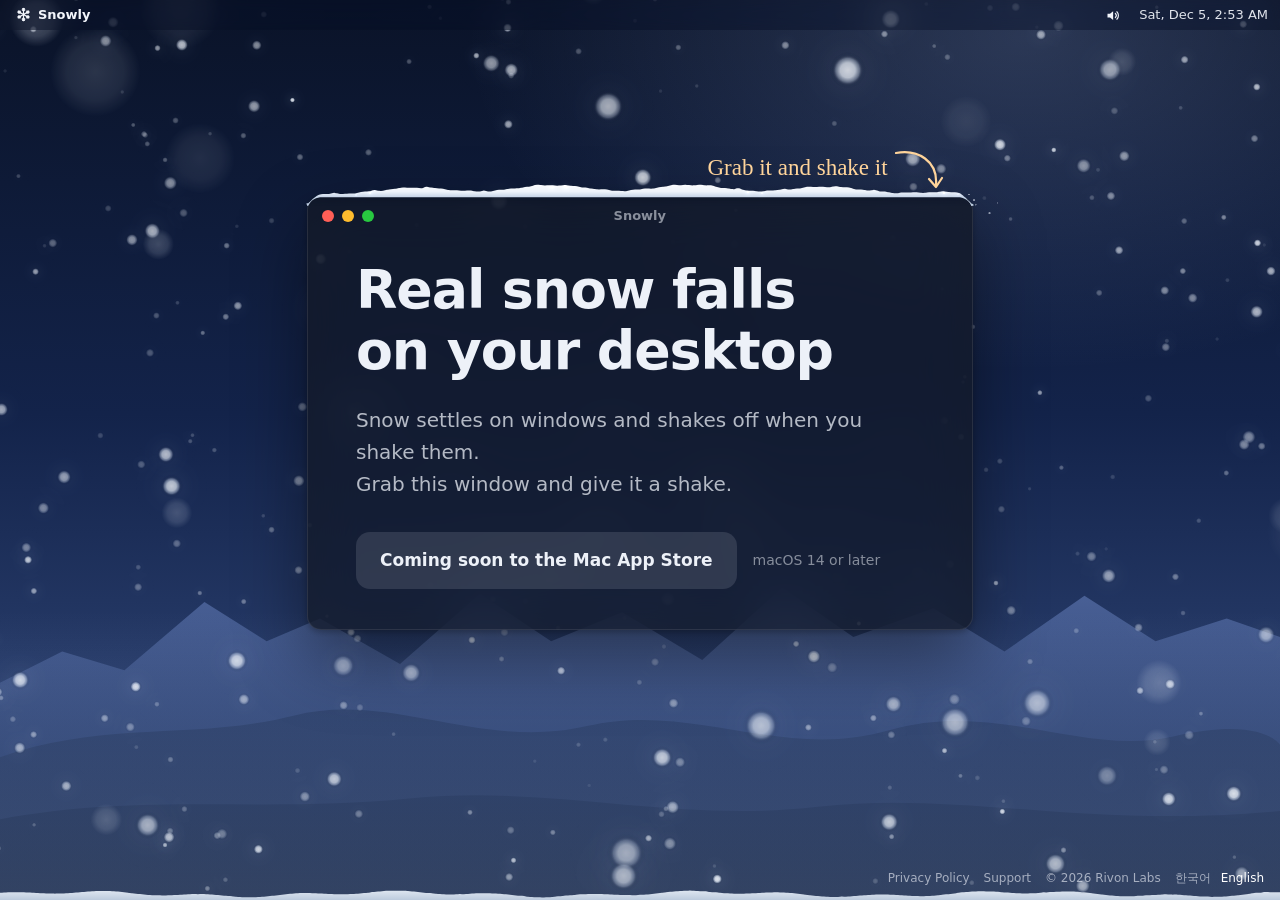
<file: index.html>
<!doctype html><html lang=en data-base=/ data-published="ko en"><head><meta charset=utf-8><meta name=viewport content="width=device-width,initial-scale=1"><title>Snowly</title><link rel=alternate hreflang=ko href=https://snowly.rivonlabs.com/ko/><link rel=alternate hreflang=en href=https://snowly.rivonlabs.com/en/><link rel=alternate hreflang=x-default href=https://snowly.rivonlabs.com/><script src=/js/root.21e0d8776e43e7836d5ceed99b03ba5d11dea4f66e1f166483645dc21e4184f2.js defer></script></head><body><noscript><ul><li><a href=/ko/ lang=ko hreflang=ko>한국어</a></li><li><a href=/en/ lang=en hreflang=en>English</a></li></ul></noscript></body></html>
</file>
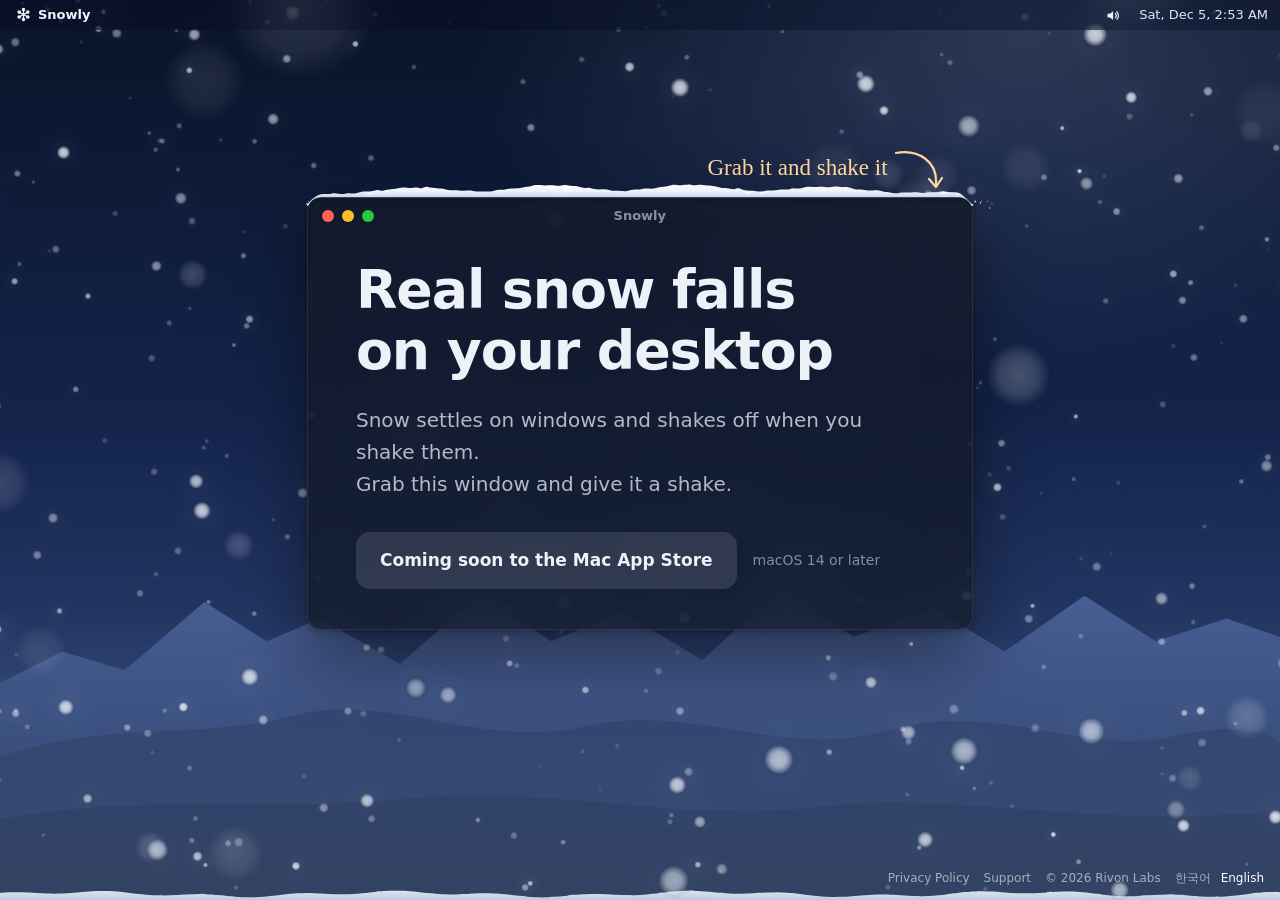
<file: en/index.html>
<!doctype html><html lang=en><head><meta name=generator content="Hugo 0.165.0"><meta charset=utf-8><meta name=viewport content="width=device-width,initial-scale=1"><script async src="https://www.googletagmanager.com/gtag/js?id=G-TTN3RWV16Y"></script><script>var doNotTrack=!1,dnt=navigator.doNotTrack||window.doNotTrack||navigator.msDoNotTrack,doNotTrack=dnt=="1"||dnt=="yes";if(!doNotTrack){window.dataLayer=window.dataLayer||[];function gtag(){dataLayer.push(arguments)}gtag("js",new Date),gtag("config","G-TTN3RWV16Y")}</script><title>Snowly · Real snow falls on your desktop</title><meta name=description content="Snowly is a Mac menu bar app that lets real snow fall on your desktop, settle on your windows, and shake off when you shake them."><link rel=stylesheet href=/css/base.min.a224331512f1ca3d143c7d6c4660a1f0ac7e7a7484c6b2b950ca95cb5cc25eda.css><link rel=alternate hreflang=ko href=https://snowly.rivonlabs.com/ko/><link rel=alternate hreflang=en href=https://snowly.rivonlabs.com/en/><link rel=alternate hreflang=x-default href=https://snowly.rivonlabs.com/><link rel=icon type=image/png sizes=32x32 href=/favicon-32.png><link rel=apple-touch-icon href=/apple-touch-icon.png><link rel=stylesheet href=/css/home.min.26d353edd1120506bb9bfbbce48b29d1c047aef79805104ebb5f57b5ed80e1e5.css></head><body><canvas class=snow id=snowBack role=img aria-label="Snow falling on a Mac desktop"></canvas>
<canvas class=snow id=snowFront aria-hidden=true></canvas><div class=desk id=desk><svg class="ridges" viewBox="0 0 1440 400" preserveAspectRatio="none" aria-hidden="true"><defs><linearGradient id="rg1" x1="0" y1="0" x2="0" y2="1"><stop offset="0" stop-color="#4a6197"/><stop offset=".55" stop-color="#2c4170"/><stop offset="1" stop-color="#22365f"/></linearGradient><linearGradient id="rg2" x1="0" y1="0" x2="0" y2="1"><stop offset="0" stop-color="#2a3e69"/><stop offset="1" stop-color="#1c2d52"/></linearGradient><linearGradient id="rg3" x1="0" y1="0" x2="0" y2="1"><stop offset="0" stop-color="#1d2f55"/><stop offset="1" stop-color="#14223f"/></linearGradient><linearGradient id="mist" x1="0" y1="0" x2="0" y2="1"><stop offset="0" stop-color="#9fb6e0" stop-opacity="0"/><stop offset="1" stop-color="#9fb6e0" stop-opacity=".22"/></linearGradient></defs><path d="M0 190l70-30 70 18 90-66 70 38 60-22 90 44 90-68 80 46 80-28 90 46 90-70 80 48 90-28 80 42 90-54 80 44 80-22 60 18V4e2H0z" fill="url(#rg1)"/><path d="M0 262c120-36 220-16 330-40s210 34 330 10 220 34 340 4 220 26 320 6 120 8 120 8V4e2H0z" fill="url(#rg2)"/><path d="M0 322c160-26 3e2-6 460-20s3e2 24 460 8 3e2 22 520 4v86H0z" fill="url(#rg3)"/><rect x="0" y="120" width="1440" height="280" fill="url(#mist)"/></svg><header class=menubar><a class=brand href=/en/ aria-label="Snowly home"><span data-flake=15></span>Snowly</a><div class=right><button class=mb-btn id=mbSound type=button aria-pressed=false aria-label="Turn Sound On"><svg width="15" height="15" viewBox="0 0 24 24" aria-hidden="true"><path d="M4 9h4l5-4v14l-5-4H4z" fill="currentColor"/><path d="M16.5 8.5a5 5 0 010 7M19 6a8.5 8.5.0 010 12" fill="none" stroke="currentColor" stroke-width="1.8" stroke-linecap="round"/></svg></button>
<span class=clock id=clock></span></div></header><main class=win id=winMain aria-labelledby=heroTitle><div class=hint id=hint aria-hidden=true><span>Grab it and shake it</span>
<svg width="54" height="46" viewBox="0 0 54 46"><path d="M4 6c22-4 42 8 40 32" fill="none" stroke="currentColor" stroke-width="2.2" stroke-linecap="round"/><path d="M37 32l7 8 6-9" fill="none" stroke="currentColor" stroke-width="2.2" stroke-linecap="round" stroke-linejoin="round"/></svg></div><div class=titlebar tabindex=0 role=button aria-label="Shake window"><div class=lights aria-hidden=true><i></i><i></i><i></i></div><div class=wtitle>Snowly</div></div><div class=body><h1 id=heroTitle>Real snow falls<br>on your desktop</h1><p class=lede>Snow settles on windows and shakes off when you shake them.<br>Grab this window and give it a shake.</p><div class=cta-row><span class="btn-store is-soon" aria-disabled=true>Coming soon to the Mac App Store</span>
<span class=meta>macOS 14 or later</span></div></div></main><canvas class="floor desk-floor" id=deskFloor aria-hidden=true></canvas><div class=legal><nav aria-label="Legal and support"><a href=/en/privacy/>Privacy Policy</a><a href=/en/support/>Support</a></nav><span>© 2026 Rivon Labs</span><nav class=lang-switch aria-label=Language><ul><li><a href=/ko/ lang=ko hreflang=ko>한국어</a></li><li><a href=/en/ lang=en hreflang=en aria-current=true>English</a></li></ul></nav></div></div><script type=application/json id=strings>{"commonSoundOff":"Turn Sound Off","commonSoundOn":"Turn Sound On","locale":"en"}</script><script src=/js/home.9907d6829fc6daf063fcc1c8a9565a2b890af9b98ecd643ee932a2f63ca504f7.js></script></body></html>
</file>
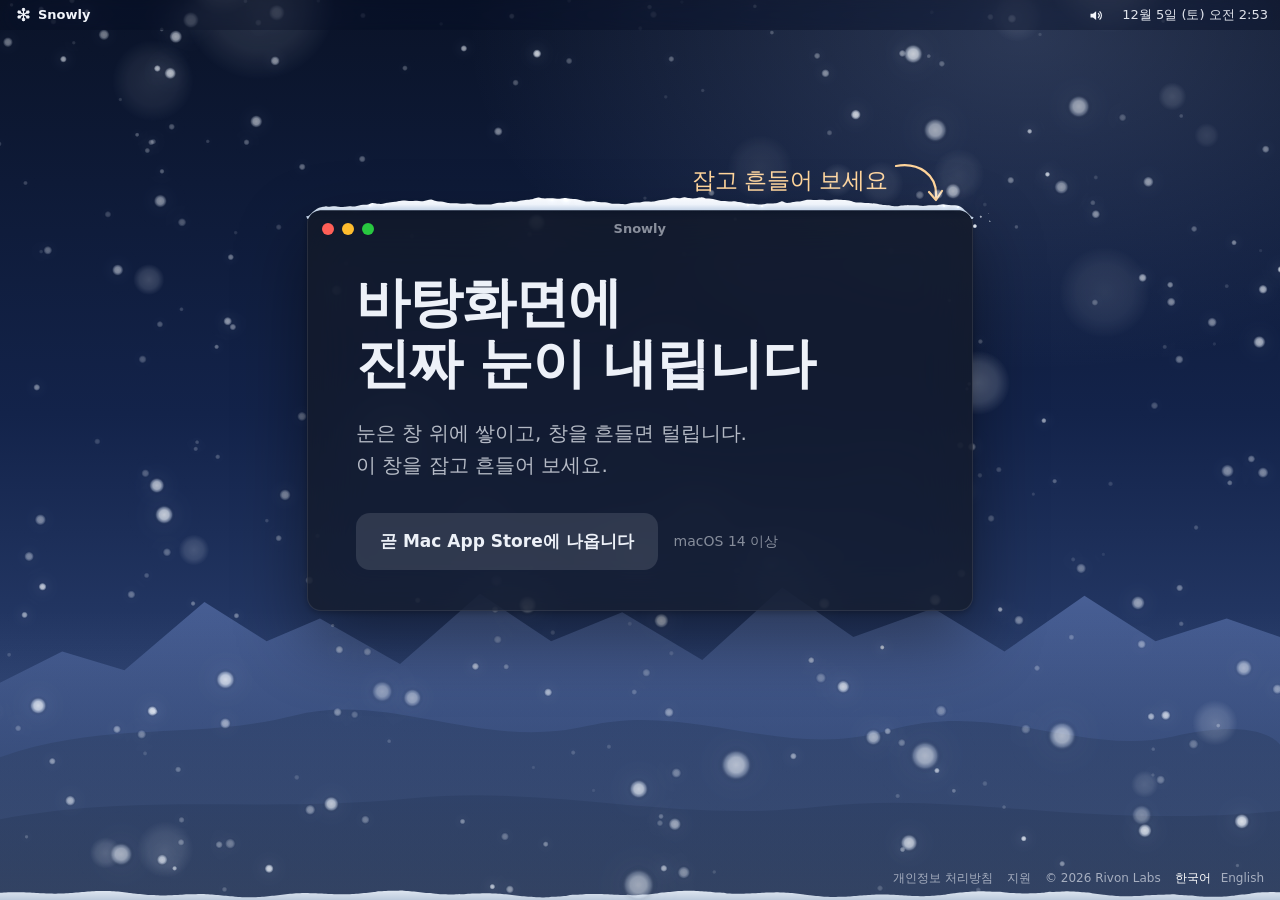
<file: ko/index.html>
<!doctype html><html lang=ko><head><meta name=generator content="Hugo 0.165.0"><meta charset=utf-8><meta name=viewport content="width=device-width,initial-scale=1"><script async src="https://www.googletagmanager.com/gtag/js?id=G-TTN3RWV16Y"></script><script>var doNotTrack=!1,dnt=navigator.doNotTrack||window.doNotTrack||navigator.msDoNotTrack,doNotTrack=dnt=="1"||dnt=="yes";if(!doNotTrack){window.dataLayer=window.dataLayer||[];function gtag(){dataLayer.push(arguments)}gtag("js",new Date),gtag("config","G-TTN3RWV16Y")}</script><title>Snowly · 바탕화면에 진짜 눈이 내립니다</title><meta name=description content="Snowly는 바탕화면에 진짜 눈을 내려 창 위에 쌓이게 하고, 창을 흔들면 그 눈이 털리는 Mac 메뉴 막대 앱입니다."><link rel=stylesheet href=/css/base.min.a224331512f1ca3d143c7d6c4660a1f0ac7e7a7484c6b2b950ca95cb5cc25eda.css><link rel=alternate hreflang=ko href=https://snowly.rivonlabs.com/ko/><link rel=alternate hreflang=en href=https://snowly.rivonlabs.com/en/><link rel=alternate hreflang=x-default href=https://snowly.rivonlabs.com/><link rel=icon type=image/png sizes=32x32 href=/favicon-32.png><link rel=apple-touch-icon href=/apple-touch-icon.png><link rel=stylesheet href=/css/home.min.26d353edd1120506bb9bfbbce48b29d1c047aef79805104ebb5f57b5ed80e1e5.css></head><body><canvas class=snow id=snowBack role=img aria-label="눈이 내리는 Mac 바탕화면"></canvas>
<canvas class=snow id=snowFront aria-hidden=true></canvas><div class=desk id=desk><svg class="ridges" viewBox="0 0 1440 400" preserveAspectRatio="none" aria-hidden="true"><defs><linearGradient id="rg1" x1="0" y1="0" x2="0" y2="1"><stop offset="0" stop-color="#4a6197"/><stop offset=".55" stop-color="#2c4170"/><stop offset="1" stop-color="#22365f"/></linearGradient><linearGradient id="rg2" x1="0" y1="0" x2="0" y2="1"><stop offset="0" stop-color="#2a3e69"/><stop offset="1" stop-color="#1c2d52"/></linearGradient><linearGradient id="rg3" x1="0" y1="0" x2="0" y2="1"><stop offset="0" stop-color="#1d2f55"/><stop offset="1" stop-color="#14223f"/></linearGradient><linearGradient id="mist" x1="0" y1="0" x2="0" y2="1"><stop offset="0" stop-color="#9fb6e0" stop-opacity="0"/><stop offset="1" stop-color="#9fb6e0" stop-opacity=".22"/></linearGradient></defs><path d="M0 190l70-30 70 18 90-66 70 38 60-22 90 44 90-68 80 46 80-28 90 46 90-70 80 48 90-28 80 42 90-54 80 44 80-22 60 18V4e2H0z" fill="url(#rg1)"/><path d="M0 262c120-36 220-16 330-40s210 34 330 10 220 34 340 4 220 26 320 6 120 8 120 8V4e2H0z" fill="url(#rg2)"/><path d="M0 322c160-26 3e2-6 460-20s3e2 24 460 8 3e2 22 520 4v86H0z" fill="url(#rg3)"/><rect x="0" y="120" width="1440" height="280" fill="url(#mist)"/></svg><header class=menubar><a class=brand href=/ko/ aria-label="Snowly 처음으로"><span data-flake=15></span>Snowly</a><div class=right><button class=mb-btn id=mbSound type=button aria-pressed=false aria-label="소리 켜기"><svg width="15" height="15" viewBox="0 0 24 24" aria-hidden="true"><path d="M4 9h4l5-4v14l-5-4H4z" fill="currentColor"/><path d="M16.5 8.5a5 5 0 010 7M19 6a8.5 8.5.0 010 12" fill="none" stroke="currentColor" stroke-width="1.8" stroke-linecap="round"/></svg></button>
<span class=clock id=clock></span></div></header><main class=win id=winMain aria-labelledby=heroTitle><div class=hint id=hint aria-hidden=true><span>잡고 흔들어 보세요</span>
<svg width="54" height="46" viewBox="0 0 54 46"><path d="M4 6c22-4 42 8 40 32" fill="none" stroke="currentColor" stroke-width="2.2" stroke-linecap="round"/><path d="M37 32l7 8 6-9" fill="none" stroke="currentColor" stroke-width="2.2" stroke-linecap="round" stroke-linejoin="round"/></svg></div><div class=titlebar tabindex=0 role=button aria-label="창 흔들기"><div class=lights aria-hidden=true><i></i><i></i><i></i></div><div class=wtitle>Snowly</div></div><div class=body><h1 id=heroTitle>바탕화면에<br>진짜 눈이 내립니다</h1><p class=lede>눈은 창 위에 쌓이고, 창을 흔들면 털립니다.<br>이 창을 잡고 흔들어 보세요.</p><div class=cta-row><span class="btn-store is-soon" aria-disabled=true>곧 Mac App Store에 나옵니다</span>
<span class=meta>macOS 14 이상</span></div></div></main><canvas class="floor desk-floor" id=deskFloor aria-hidden=true></canvas><div class=legal><nav aria-label="법적 고지와 지원"><a href=/ko/privacy/>개인정보 처리방침</a><a href=/ko/support/>지원</a></nav><span>© 2026 Rivon Labs</span><nav class=lang-switch aria-label=언어><ul><li><a href=/ko/ lang=ko hreflang=ko aria-current=true>한국어</a></li><li><a href=/en/ lang=en hreflang=en>English</a></li></ul></nav></div></div><script type=application/json id=strings>{"commonSoundOff":"소리 끄기","commonSoundOn":"소리 켜기","locale":"ko"}</script><script src=/js/home.9907d6829fc6daf063fcc1c8a9565a2b890af9b98ecd643ee932a2f63ca504f7.js></script></body></html>
</file>
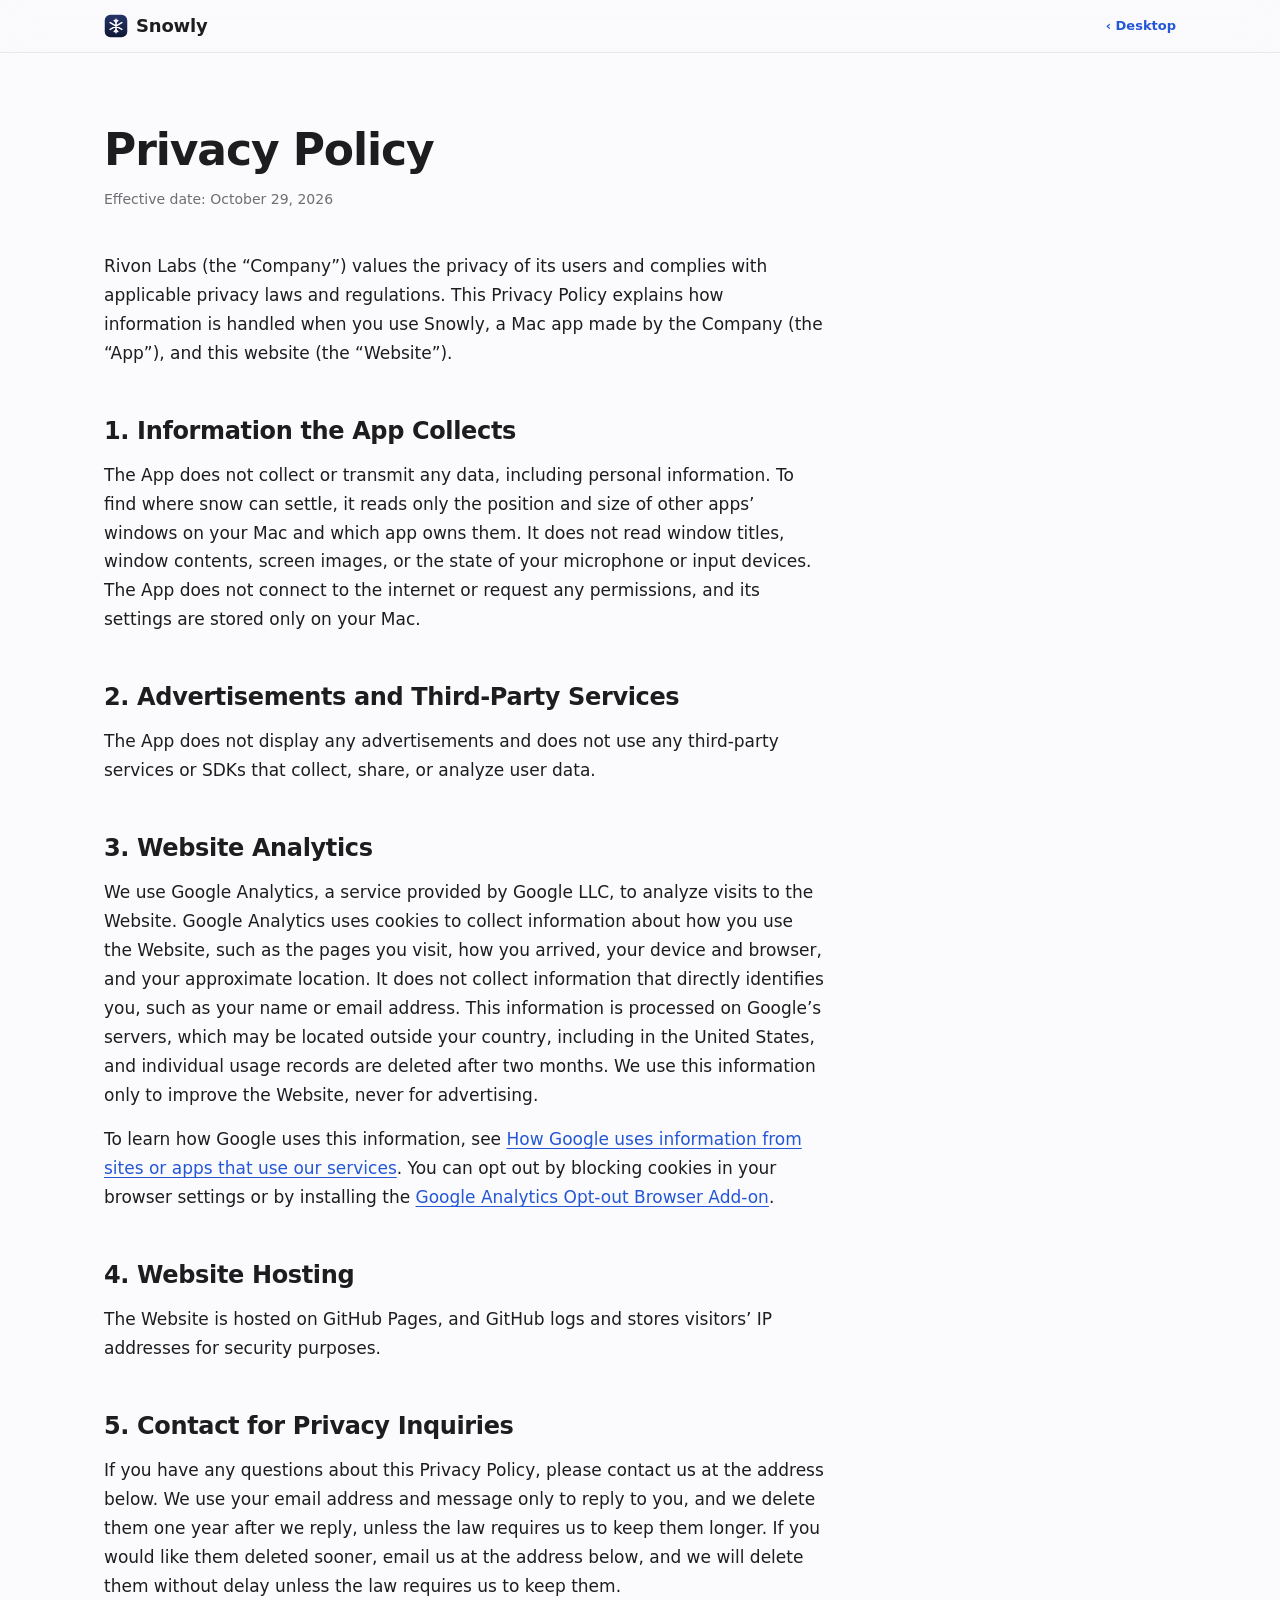
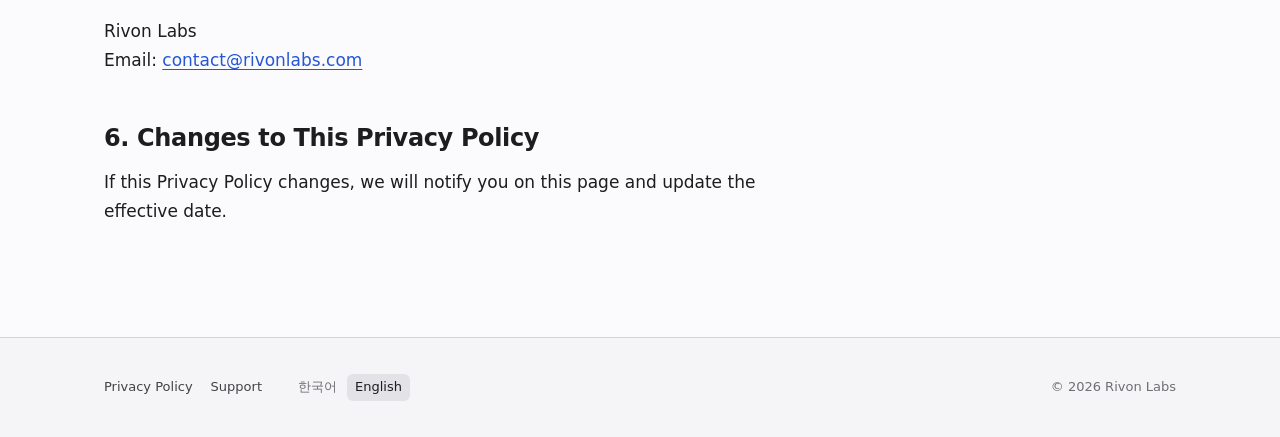
<file: en/privacy/index.html>
<!doctype html><html lang=en><head><meta charset=utf-8><meta name=viewport content="width=device-width,initial-scale=1"><script async src="https://www.googletagmanager.com/gtag/js?id=G-TTN3RWV16Y"></script><script>var doNotTrack=!1,dnt=navigator.doNotTrack||window.doNotTrack||navigator.msDoNotTrack,doNotTrack=dnt=="1"||dnt=="yes";if(!doNotTrack){window.dataLayer=window.dataLayer||[];function gtag(){dataLayer.push(arguments)}gtag("js",new Date),gtag("config","G-TTN3RWV16Y")}</script><title>Snowly · Privacy Policy</title><meta name=description content="What information the Snowly app and this website read and store, and how to contact us."><link rel=stylesheet href=/css/base.min.a224331512f1ca3d143c7d6c4660a1f0ac7e7a7484c6b2b950ca95cb5cc25eda.css><link rel=alternate hreflang=ko href=https://snowly.rivonlabs.com/ko/privacy/><link rel=alternate hreflang=en href=https://snowly.rivonlabs.com/en/privacy/><link rel=alternate hreflang=x-default href=https://snowly.rivonlabs.com/><link rel=icon type=image/png sizes=32x32 href=/favicon-32.png><link rel=apple-touch-icon href=/apple-touch-icon.png><meta name=color-scheme content="light"><link rel=stylesheet href=/css/doc.min.aa99181d270c7daff24fea0d1283df27e9ac8d150cdeff185be625ad5d44f78e.css></head><body class=light-page><a class=skip href=#main>Skip to main content</a><header class=topnav><div class=wrap><a class=brand href=/en/ aria-label="Snowly desktop (home page)"><svg viewBox="0 0 32 32" aria-hidden="true"><defs><linearGradient id="lgIcon" x1="0" y1="0" x2="0" y2="1"><stop offset="0" stop-color="#26346a"/><stop offset="1" stop-color="#0e1734"/></linearGradient></defs><rect x="1" y="1" width="30" height="30" rx="7.5" fill="url(#lgIcon)"/><g stroke="#fff" stroke-width="2" stroke-linecap="round" fill="none"><path d="M16 7v18M8.2 11.5l15.6 9m-15.6.0 15.6-9"/><path d="M13.6 8.6l2.4 2 2.4-2M13.6 23.4l2.4-2 2.4 2"/></g></svg>
Snowly</a><nav class=navlinks aria-label=Site><a class=back href=/en/>‹ Desktop</a></nav></div></header><main id=main class=doc><div class=wrap><article class=doc-body><h1>Privacy Policy</h1><p class=effective>Effective date: <time datetime=2026-10-29>October 29, 2026</time></p><p>Rivon Labs (the &ldquo;Company&rdquo;) values the privacy of its users and complies with applicable privacy laws and regulations. This Privacy Policy explains how information is handled when you use Snowly, a Mac app made by the Company (the &ldquo;App&rdquo;), and this website (the &ldquo;Website&rdquo;).</p><h2 id=1-information-the-app-collects>1. Information the App Collects</h2><p>The App does not collect or transmit any data, including personal information. To find where snow can settle, it reads only the position and size of other apps&rsquo; windows on your Mac and which app owns them. It does not read window titles, window contents, screen images, or the state of your microphone or input devices. The App does not connect to the internet or request any permissions, and its settings are stored only on your Mac.</p><h2 id=2-advertisements-and-third-party-services>2. Advertisements and Third-Party Services</h2><p>The App does not display any advertisements and does not use any third-party services or SDKs that collect, share, or analyze user data.</p><h2 id=3-website-analytics>3. Website Analytics</h2><p>We use Google Analytics, a service provided by Google LLC, to analyze visits to the Website. Google Analytics uses cookies to collect information about how you use the Website, such as the pages you visit, how you arrived, your device and browser, and your approximate location. It does not collect information that directly identifies you, such as your name or email address. This information is processed on Google&rsquo;s servers, which may be located outside your country, including in the United States, and individual usage records are deleted after two months. We use this information only to improve the Website, never for advertising.</p><p>To learn how Google uses this information, see <a href=https://policies.google.com/technologies/partner-sites>How Google uses information from sites or apps that use our services</a>. You can opt out by blocking cookies in your browser settings or by installing the <a href=https://tools.google.com/dlpage/gaoptout>Google Analytics Opt-out Browser Add-on</a>.</p><h2 id=4-website-hosting>4. Website Hosting</h2><p>The Website is hosted on GitHub Pages, and GitHub logs and stores visitors&rsquo; IP addresses for security purposes.</p><h2 id=5-contact-for-privacy-inquiries>5. Contact for Privacy Inquiries</h2><p>If you have any questions about this Privacy Policy, please contact us at the address below. We use your email address and message only to reply to you, and we delete them one year after we reply, unless the law requires us to keep them longer. If you would like them deleted sooner, email us at the address below, and we will delete them without delay unless the law requires us to keep them.</p><p>Rivon Labs<br>Email: <a href=mailto:contact@rivonlabs.com>contact@rivonlabs.com</a></p><h2 id=6-changes-to-this-privacy-policy>6. Changes to This Privacy Policy</h2><p>If this Privacy Policy changes, we will notify you on this page and update the effective date.</p></article></div></main><footer class=site-footer><div class=wrap><nav class=footer-links aria-label="Legal and support"><a href=/en/privacy/>Privacy Policy</a><a href=/en/support/>Support</a></nav><nav class=lang-switch aria-label=Language><ul><li><a href=/ko/privacy/ lang=ko hreflang=ko>한국어</a></li><li><a href=/en/privacy/ lang=en hreflang=en aria-current=true>English</a></li></ul></nav><span class=copy>© 2026 Rivon Labs</span></div></footer></body></html>
</file>
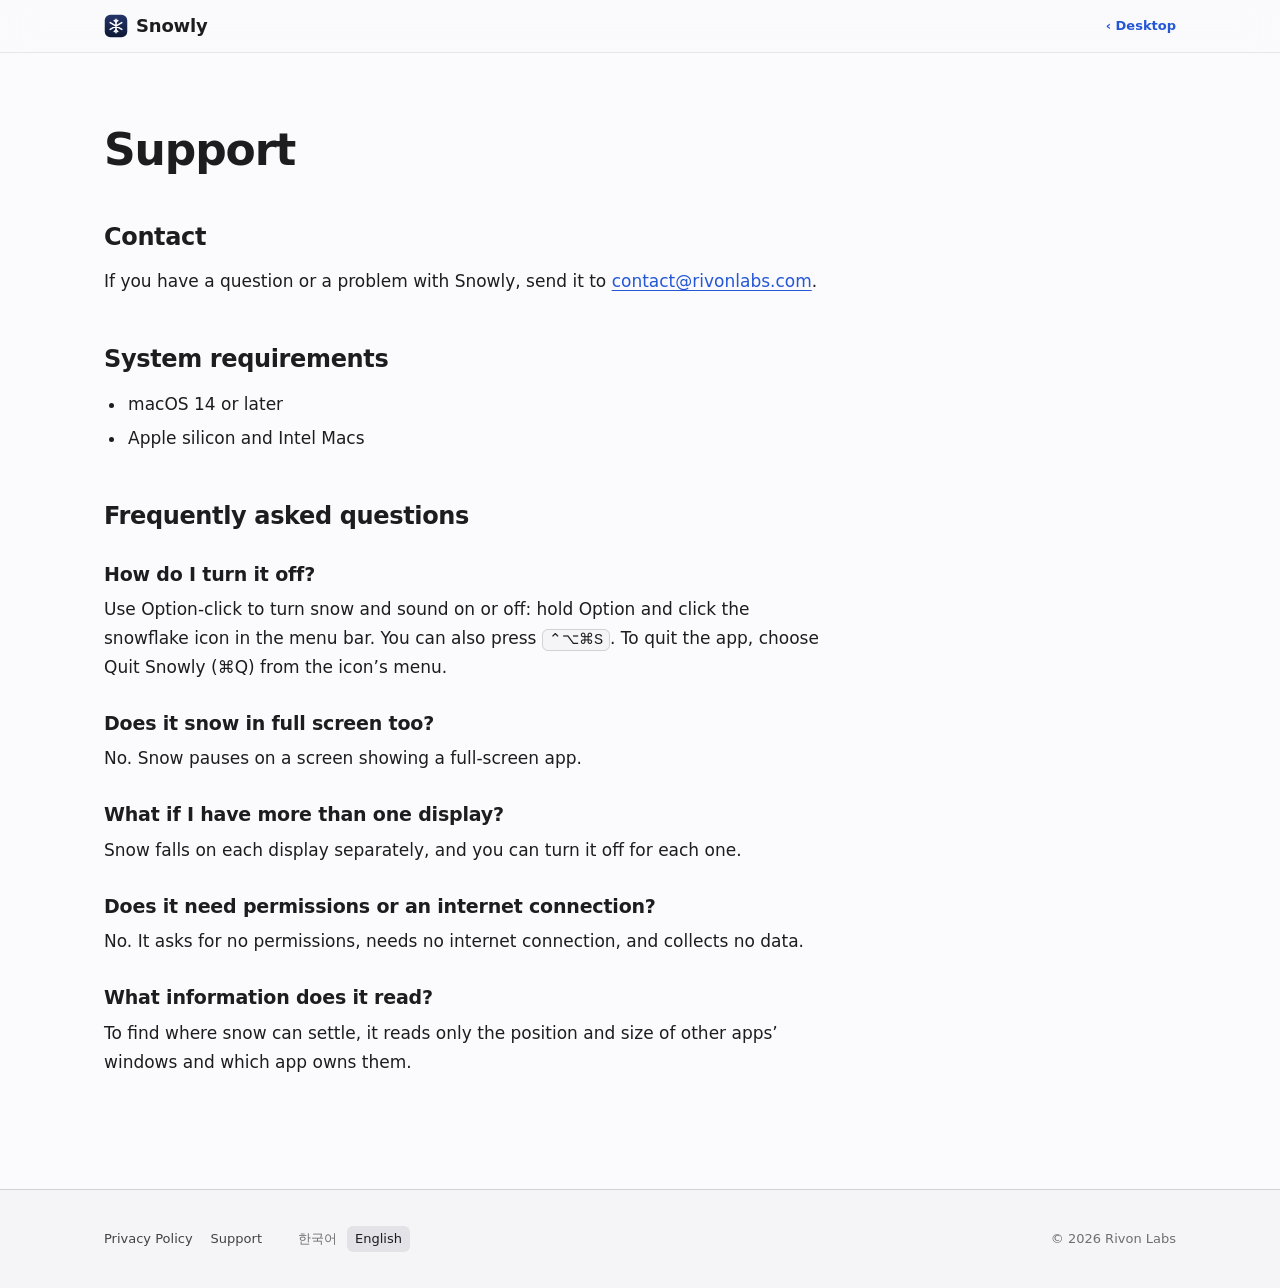
<file: en/support/index.html>
<!doctype html><html lang=en><head><meta charset=utf-8><meta name=viewport content="width=device-width,initial-scale=1"><script async src="https://www.googletagmanager.com/gtag/js?id=G-TTN3RWV16Y"></script><script>var doNotTrack=!1,dnt=navigator.doNotTrack||window.doNotTrack||navigator.msDoNotTrack,doNotTrack=dnt=="1"||dnt=="yes";if(!doNotTrack){window.dataLayer=window.dataLayer||[];function gtag(){dataLayer.push(arguments)}gtag("js",new Date),gtag("config","G-TTN3RWV16Y")}</script><title>Snowly · Support</title><meta name=description content="How to contact us about Snowly, its system requirements, and answers to common questions."><link rel=stylesheet href=/css/base.min.a224331512f1ca3d143c7d6c4660a1f0ac7e7a7484c6b2b950ca95cb5cc25eda.css><link rel=alternate hreflang=ko href=https://snowly.rivonlabs.com/ko/support/><link rel=alternate hreflang=en href=https://snowly.rivonlabs.com/en/support/><link rel=alternate hreflang=x-default href=https://snowly.rivonlabs.com/><link rel=icon type=image/png sizes=32x32 href=/favicon-32.png><link rel=apple-touch-icon href=/apple-touch-icon.png><meta name=color-scheme content="light"><link rel=stylesheet href=/css/doc.min.aa99181d270c7daff24fea0d1283df27e9ac8d150cdeff185be625ad5d44f78e.css></head><body class=light-page><a class=skip href=#main>Skip to main content</a><header class=topnav><div class=wrap><a class=brand href=/en/ aria-label="Snowly desktop (home page)"><svg viewBox="0 0 32 32" aria-hidden="true"><defs><linearGradient id="lgIcon" x1="0" y1="0" x2="0" y2="1"><stop offset="0" stop-color="#26346a"/><stop offset="1" stop-color="#0e1734"/></linearGradient></defs><rect x="1" y="1" width="30" height="30" rx="7.5" fill="url(#lgIcon)"/><g stroke="#fff" stroke-width="2" stroke-linecap="round" fill="none"><path d="M16 7v18M8.2 11.5l15.6 9m-15.6.0 15.6-9"/><path d="M13.6 8.6l2.4 2 2.4-2M13.6 23.4l2.4-2 2.4 2"/></g></svg>
Snowly</a><nav class=navlinks aria-label=Site><a class=back href=/en/>‹ Desktop</a></nav></div></header><main id=main class=doc><div class=wrap><article class=doc-body><h1>Support</h1><h2 id=contact>Contact</h2><p>If you have a question or a problem with Snowly, send it to <a href=mailto:contact@rivonlabs.com>contact@rivonlabs.com</a>.</p><h2 id=system-requirements>System requirements</h2><ul><li>macOS 14 or later</li><li>Apple silicon and Intel Macs</li></ul><h2 id=frequently-asked-questions>Frequently asked questions</h2><h3 id=how-do-i-turn-it-off>How do I turn it off?</h3><p>Use Option-click to turn snow and sound on or off: hold Option and click the snowflake icon in the menu bar. You can also press <code>⌃⌥⌘S</code>. To quit the app, choose Quit Snowly (⌘Q) from the icon’s menu.</p><h3 id=does-it-snow-in-full-screen-too>Does it snow in full screen too?</h3><p>No. Snow pauses on a screen showing a full-screen app.</p><h3 id=what-if-i-have-more-than-one-display>What if I have more than one display?</h3><p>Snow falls on each display separately, and you can turn it off for each one.</p><h3 id=does-it-need-permissions-or-an-internet-connection>Does it need permissions or an internet connection?</h3><p>No. It asks for no permissions, needs no internet connection, and collects no data.</p><h3 id=what-information-does-it-read>What information does it read?</h3><p>To find where snow can settle, it reads only the position and size of other apps’ windows and which app owns them.</p></article></div></main><footer class=site-footer><div class=wrap><nav class=footer-links aria-label="Legal and support"><a href=/en/privacy/>Privacy Policy</a><a href=/en/support/>Support</a></nav><nav class=lang-switch aria-label=Language><ul><li><a href=/ko/support/ lang=ko hreflang=ko>한국어</a></li><li><a href=/en/support/ lang=en hreflang=en aria-current=true>English</a></li></ul></nav><span class=copy>© 2026 Rivon Labs</span></div></footer></body></html>
</file>
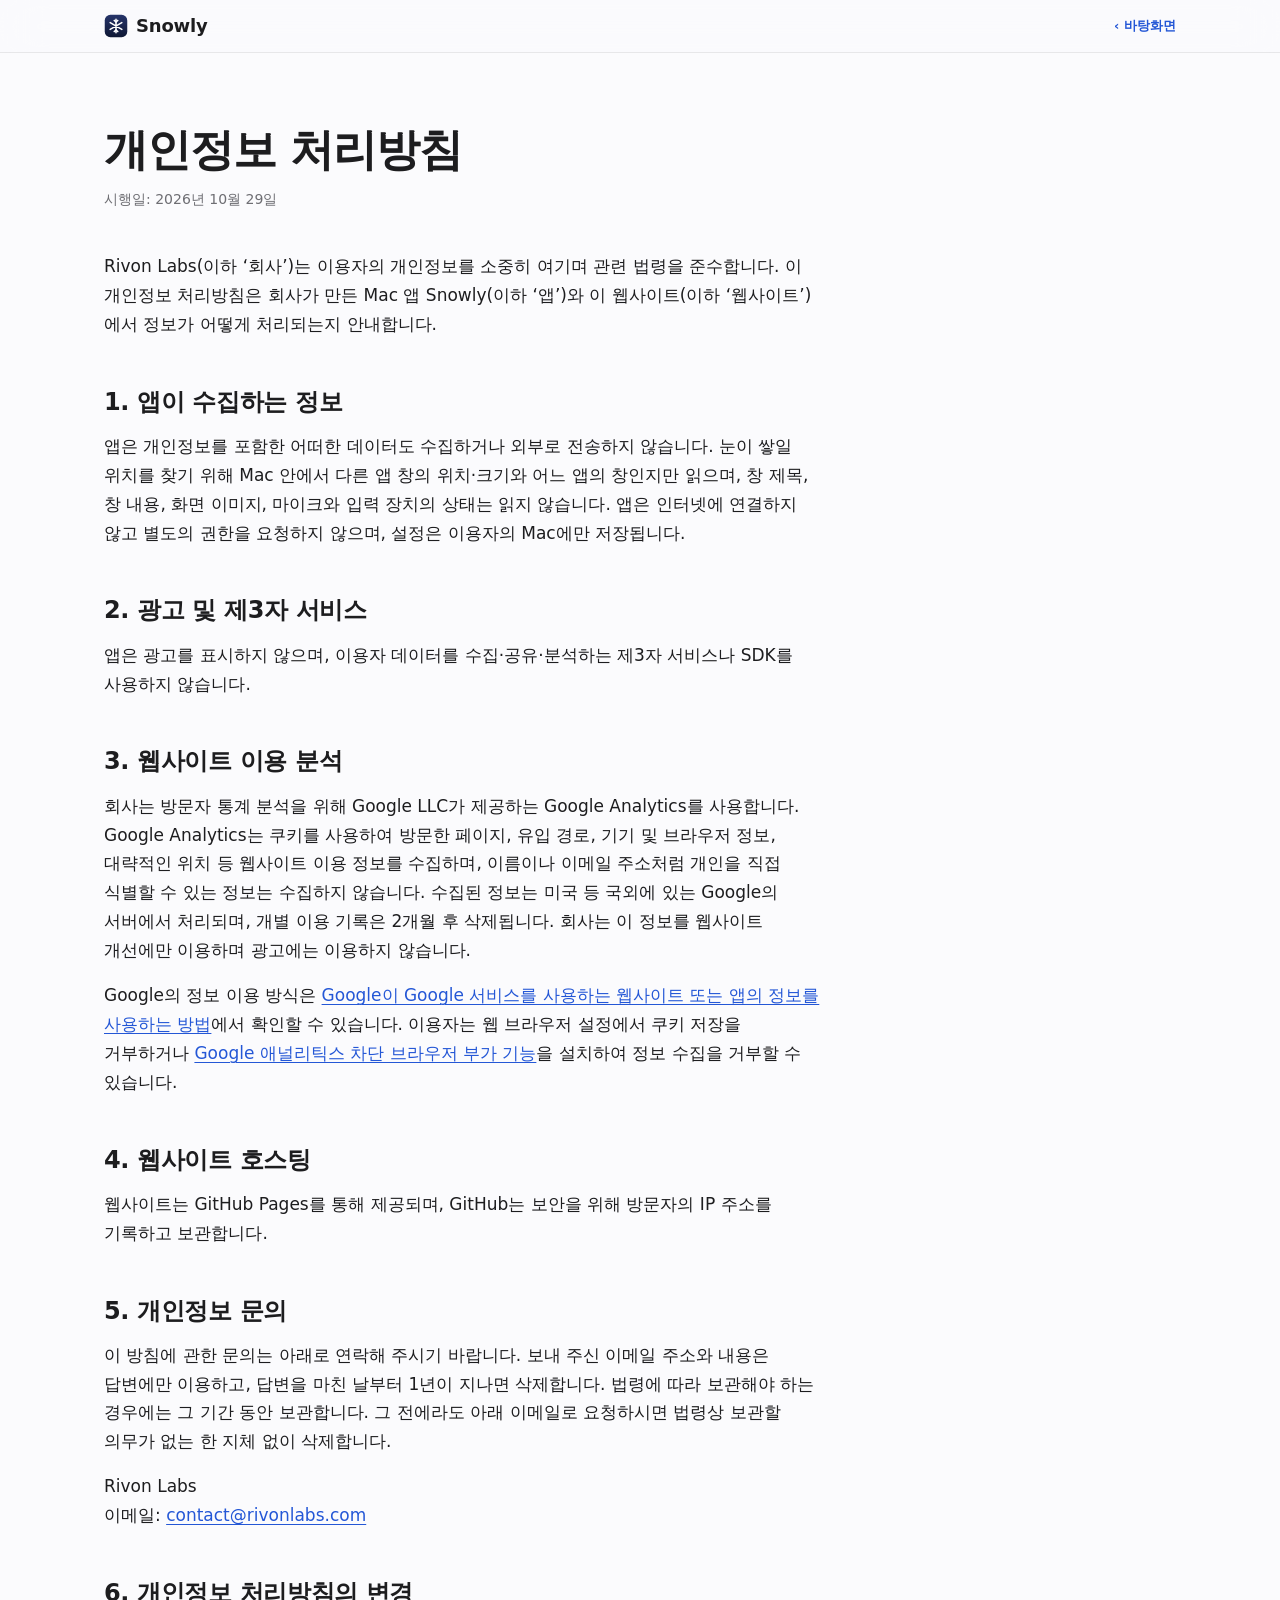
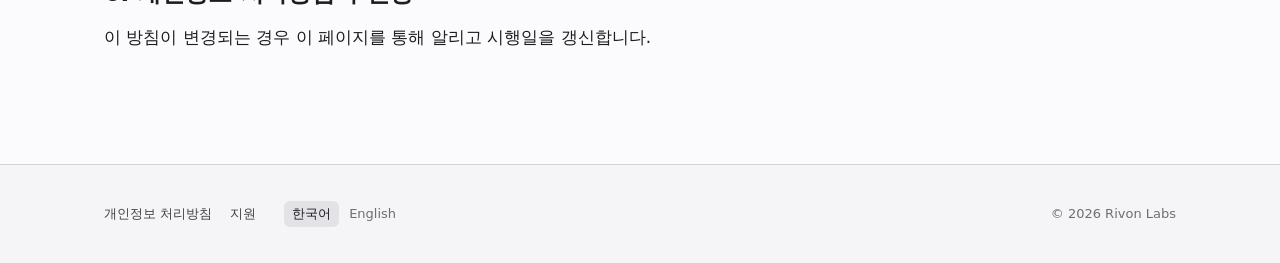
<file: ko/privacy/index.html>
<!doctype html><html lang=ko><head><meta charset=utf-8><meta name=viewport content="width=device-width,initial-scale=1"><script async src="https://www.googletagmanager.com/gtag/js?id=G-TTN3RWV16Y"></script><script>var doNotTrack=!1,dnt=navigator.doNotTrack||window.doNotTrack||navigator.msDoNotTrack,doNotTrack=dnt=="1"||dnt=="yes";if(!doNotTrack){window.dataLayer=window.dataLayer||[];function gtag(){dataLayer.push(arguments)}gtag("js",new Date),gtag("config","G-TTN3RWV16Y")}</script><title>Snowly · 개인정보 처리방침</title><meta name=description content="Snowly 앱과 이 웹사이트가 읽고 저장하는 정보, 그리고 문의 방법을 안내합니다."><link rel=stylesheet href=/css/base.min.a224331512f1ca3d143c7d6c4660a1f0ac7e7a7484c6b2b950ca95cb5cc25eda.css><link rel=alternate hreflang=ko href=https://snowly.rivonlabs.com/ko/privacy/><link rel=alternate hreflang=en href=https://snowly.rivonlabs.com/en/privacy/><link rel=alternate hreflang=x-default href=https://snowly.rivonlabs.com/><link rel=icon type=image/png sizes=32x32 href=/favicon-32.png><link rel=apple-touch-icon href=/apple-touch-icon.png><meta name=color-scheme content="light"><link rel=stylesheet href=/css/doc.min.aa99181d270c7daff24fea0d1283df27e9ac8d150cdeff185be625ad5d44f78e.css></head><body class=light-page><a class=skip href=#main>본문으로 건너뛰기</a><header class=topnav><div class=wrap><a class=brand href=/ko/ aria-label="Snowly 바탕화면(메인)으로"><svg viewBox="0 0 32 32" aria-hidden="true"><defs><linearGradient id="lgIcon" x1="0" y1="0" x2="0" y2="1"><stop offset="0" stop-color="#26346a"/><stop offset="1" stop-color="#0e1734"/></linearGradient></defs><rect x="1" y="1" width="30" height="30" rx="7.5" fill="url(#lgIcon)"/><g stroke="#fff" stroke-width="2" stroke-linecap="round" fill="none"><path d="M16 7v18M8.2 11.5l15.6 9m-15.6.0 15.6-9"/><path d="M13.6 8.6l2.4 2 2.4-2M13.6 23.4l2.4-2 2.4 2"/></g></svg>
Snowly</a><nav class=navlinks aria-label=사이트><a class=back href=/ko/>‹ 바탕화면</a></nav></div></header><main id=main class=doc><div class=wrap><article class=doc-body><h1>개인정보 처리방침</h1><p class=effective>시행일: <time datetime=2026-10-29>2026년 10월 29일</time></p><p>Rivon Labs(이하 &lsquo;회사&rsquo;)는 이용자의 개인정보를 소중히 여기며 관련 법령을 준수합니다. 이 개인정보 처리방침은 회사가 만든 Mac 앱 Snowly(이하 &lsquo;앱&rsquo;)와 이 웹사이트(이하 &lsquo;웹사이트&rsquo;)에서 정보가 어떻게 처리되는지 안내합니다.</p><h2 id=1-앱이-수집하는-정보>1. 앱이 수집하는 정보</h2><p>앱은 개인정보를 포함한 어떠한 데이터도 수집하거나 외부로 전송하지 않습니다. 눈이 쌓일 위치를 찾기 위해 Mac 안에서 다른 앱 창의 위치·크기와 어느 앱의 창인지만 읽으며, 창 제목, 창 내용, 화면 이미지, 마이크와 입력 장치의 상태는 읽지 않습니다. 앱은 인터넷에 연결하지 않고 별도의 권한을 요청하지 않으며, 설정은 이용자의 Mac에만 저장됩니다.</p><h2 id=2-광고-및-제3자-서비스>2. 광고 및 제3자 서비스</h2><p>앱은 광고를 표시하지 않으며, 이용자 데이터를 수집·공유·분석하는 제3자 서비스나 SDK를 사용하지 않습니다.</p><h2 id=3-웹사이트-이용-분석>3. 웹사이트 이용 분석</h2><p>회사는 방문자 통계 분석을 위해 Google LLC가 제공하는 Google Analytics를 사용합니다. Google Analytics는 쿠키를 사용하여 방문한 페이지, 유입 경로, 기기 및 브라우저 정보, 대략적인 위치 등 웹사이트 이용 정보를 수집하며, 이름이나 이메일 주소처럼 개인을 직접 식별할 수 있는 정보는 수집하지 않습니다. 수집된 정보는 미국 등 국외에 있는 Google의 서버에서 처리되며, 개별 이용 기록은 2개월 후 삭제됩니다. 회사는 이 정보를 웹사이트 개선에만 이용하며 광고에는 이용하지 않습니다.</p><p>Google의 정보 이용 방식은 <a href="https://policies.google.com/technologies/partner-sites?hl=ko">Google이 Google 서비스를 사용하는 웹사이트 또는 앱의 정보를 사용하는 방법</a>에서 확인할 수 있습니다. 이용자는 웹 브라우저 설정에서 쿠키 저장을 거부하거나 <a href="https://tools.google.com/dlpage/gaoptout?hl=ko">Google 애널리틱스 차단 브라우저 부가 기능</a>을 설치하여 정보 수집을 거부할 수 있습니다.</p><h2 id=4-웹사이트-호스팅>4. 웹사이트 호스팅</h2><p>웹사이트는 GitHub Pages를 통해 제공되며, GitHub는 보안을 위해 방문자의 IP 주소를 기록하고 보관합니다.</p><h2 id=5-개인정보-문의>5. 개인정보 문의</h2><p>이 방침에 관한 문의는 아래로 연락해 주시기 바랍니다. 보내 주신 이메일 주소와 내용은 답변에만 이용하고, 답변을 마친 날부터 1년이 지나면 삭제합니다. 법령에 따라 보관해야 하는 경우에는 그 기간 동안 보관합니다. 그 전에라도 아래 이메일로 요청하시면 법령상 보관할 의무가 없는 한 지체 없이 삭제합니다.</p><p>Rivon Labs<br>이메일: <a href=mailto:contact@rivonlabs.com>contact@rivonlabs.com</a></p><h2 id=6-개인정보-처리방침의-변경>6. 개인정보 처리방침의 변경</h2><p>이 방침이 변경되는 경우 이 페이지를 통해 알리고 시행일을 갱신합니다.</p></article></div></main><footer class=site-footer><div class=wrap><nav class=footer-links aria-label="법적 고지와 지원"><a href=/ko/privacy/>개인정보 처리방침</a><a href=/ko/support/>지원</a></nav><nav class=lang-switch aria-label=언어><ul><li><a href=/ko/privacy/ lang=ko hreflang=ko aria-current=true>한국어</a></li><li><a href=/en/privacy/ lang=en hreflang=en>English</a></li></ul></nav><span class=copy>© 2026 Rivon Labs</span></div></footer></body></html>
</file>
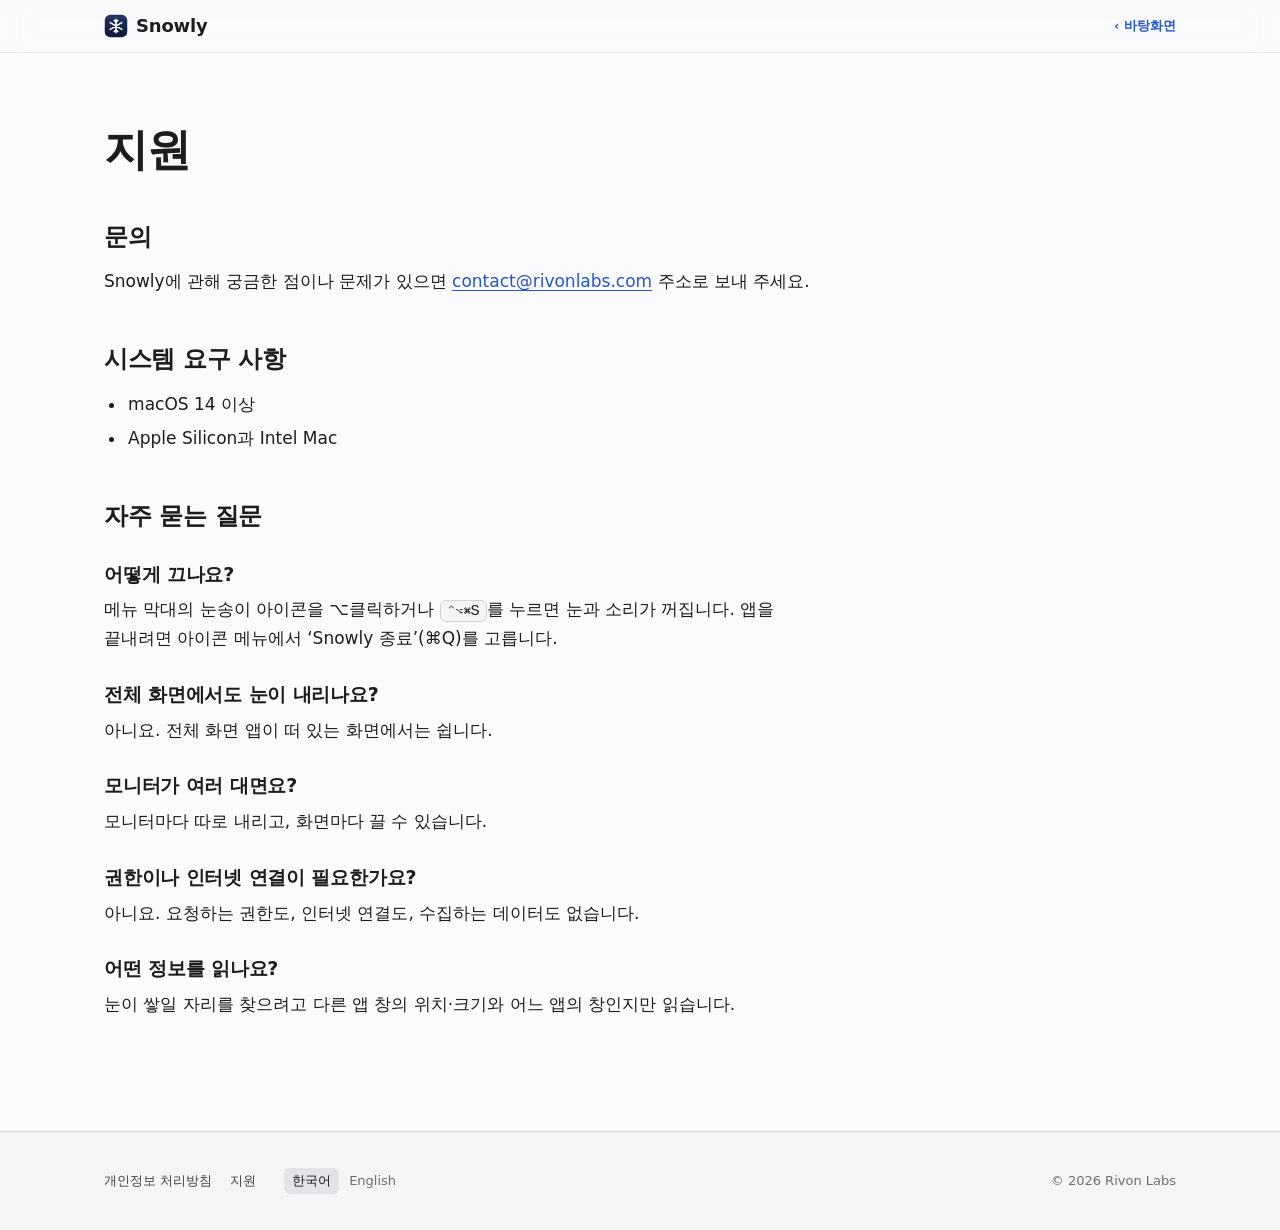
<file: ko/support/index.html>
<!doctype html><html lang=ko><head><meta charset=utf-8><meta name=viewport content="width=device-width,initial-scale=1"><script async src="https://www.googletagmanager.com/gtag/js?id=G-TTN3RWV16Y"></script><script>var doNotTrack=!1,dnt=navigator.doNotTrack||window.doNotTrack||navigator.msDoNotTrack,doNotTrack=dnt=="1"||dnt=="yes";if(!doNotTrack){window.dataLayer=window.dataLayer||[];function gtag(){dataLayer.push(arguments)}gtag("js",new Date),gtag("config","G-TTN3RWV16Y")}</script><title>Snowly · 지원</title><meta name=description content="Snowly에 관한 문의 방법, 시스템 요구 사항, 자주 묻는 질문을 안내합니다."><link rel=stylesheet href=/css/base.min.a224331512f1ca3d143c7d6c4660a1f0ac7e7a7484c6b2b950ca95cb5cc25eda.css><link rel=alternate hreflang=ko href=https://snowly.rivonlabs.com/ko/support/><link rel=alternate hreflang=en href=https://snowly.rivonlabs.com/en/support/><link rel=alternate hreflang=x-default href=https://snowly.rivonlabs.com/><link rel=icon type=image/png sizes=32x32 href=/favicon-32.png><link rel=apple-touch-icon href=/apple-touch-icon.png><meta name=color-scheme content="light"><link rel=stylesheet href=/css/doc.min.aa99181d270c7daff24fea0d1283df27e9ac8d150cdeff185be625ad5d44f78e.css></head><body class=light-page><a class=skip href=#main>본문으로 건너뛰기</a><header class=topnav><div class=wrap><a class=brand href=/ko/ aria-label="Snowly 바탕화면(메인)으로"><svg viewBox="0 0 32 32" aria-hidden="true"><defs><linearGradient id="lgIcon" x1="0" y1="0" x2="0" y2="1"><stop offset="0" stop-color="#26346a"/><stop offset="1" stop-color="#0e1734"/></linearGradient></defs><rect x="1" y="1" width="30" height="30" rx="7.5" fill="url(#lgIcon)"/><g stroke="#fff" stroke-width="2" stroke-linecap="round" fill="none"><path d="M16 7v18M8.2 11.5l15.6 9m-15.6.0 15.6-9"/><path d="M13.6 8.6l2.4 2 2.4-2M13.6 23.4l2.4-2 2.4 2"/></g></svg>
Snowly</a><nav class=navlinks aria-label=사이트><a class=back href=/ko/>‹ 바탕화면</a></nav></div></header><main id=main class=doc><div class=wrap><article class=doc-body><h1>지원</h1><h2 id=문의>문의</h2><p>Snowly에 관해 궁금한 점이나 문제가 있으면 <a href=mailto:contact@rivonlabs.com>contact@rivonlabs.com</a> 주소로 보내 주세요.</p><h2 id=시스템-요구-사항>시스템 요구 사항</h2><ul><li>macOS 14 이상</li><li>Apple Silicon과 Intel Mac</li></ul><h2 id=자주-묻는-질문>자주 묻는 질문</h2><h3 id=어떻게-끄나요>어떻게 끄나요?</h3><p>메뉴 막대의 눈송이 아이콘을 ⌥클릭하거나 <code>⌃⌥⌘S</code>를 누르면 눈과 소리가 꺼집니다. 앱을 끝내려면 아이콘 메뉴에서 &lsquo;Snowly 종료&rsquo;(⌘Q)를 고릅니다.</p><h3 id=전체-화면에서도-눈이-내리나요>전체 화면에서도 눈이 내리나요?</h3><p>아니요. 전체 화면 앱이 떠 있는 화면에서는 쉽니다.</p><h3 id=모니터가-여러-대면요>모니터가 여러 대면요?</h3><p>모니터마다 따로 내리고, 화면마다 끌 수 있습니다.</p><h3 id=권한이나-인터넷-연결이-필요한가요>권한이나 인터넷 연결이 필요한가요?</h3><p>아니요. 요청하는 권한도, 인터넷 연결도, 수집하는 데이터도 없습니다.</p><h3 id=어떤-정보를-읽나요>어떤 정보를 읽나요?</h3><p>눈이 쌓일 자리를 찾으려고 다른 앱 창의 위치·크기와 어느 앱의 창인지만 읽습니다.</p></article></div></main><footer class=site-footer><div class=wrap><nav class=footer-links aria-label="법적 고지와 지원"><a href=/ko/privacy/>개인정보 처리방침</a><a href=/ko/support/>지원</a></nav><nav class=lang-switch aria-label=언어><ul><li><a href=/ko/support/ lang=ko hreflang=ko aria-current=true>한국어</a></li><li><a href=/en/support/ lang=en hreflang=en>English</a></li></ul></nav><span class=copy>© 2026 Rivon Labs</span></div></footer></body></html>
</file>
